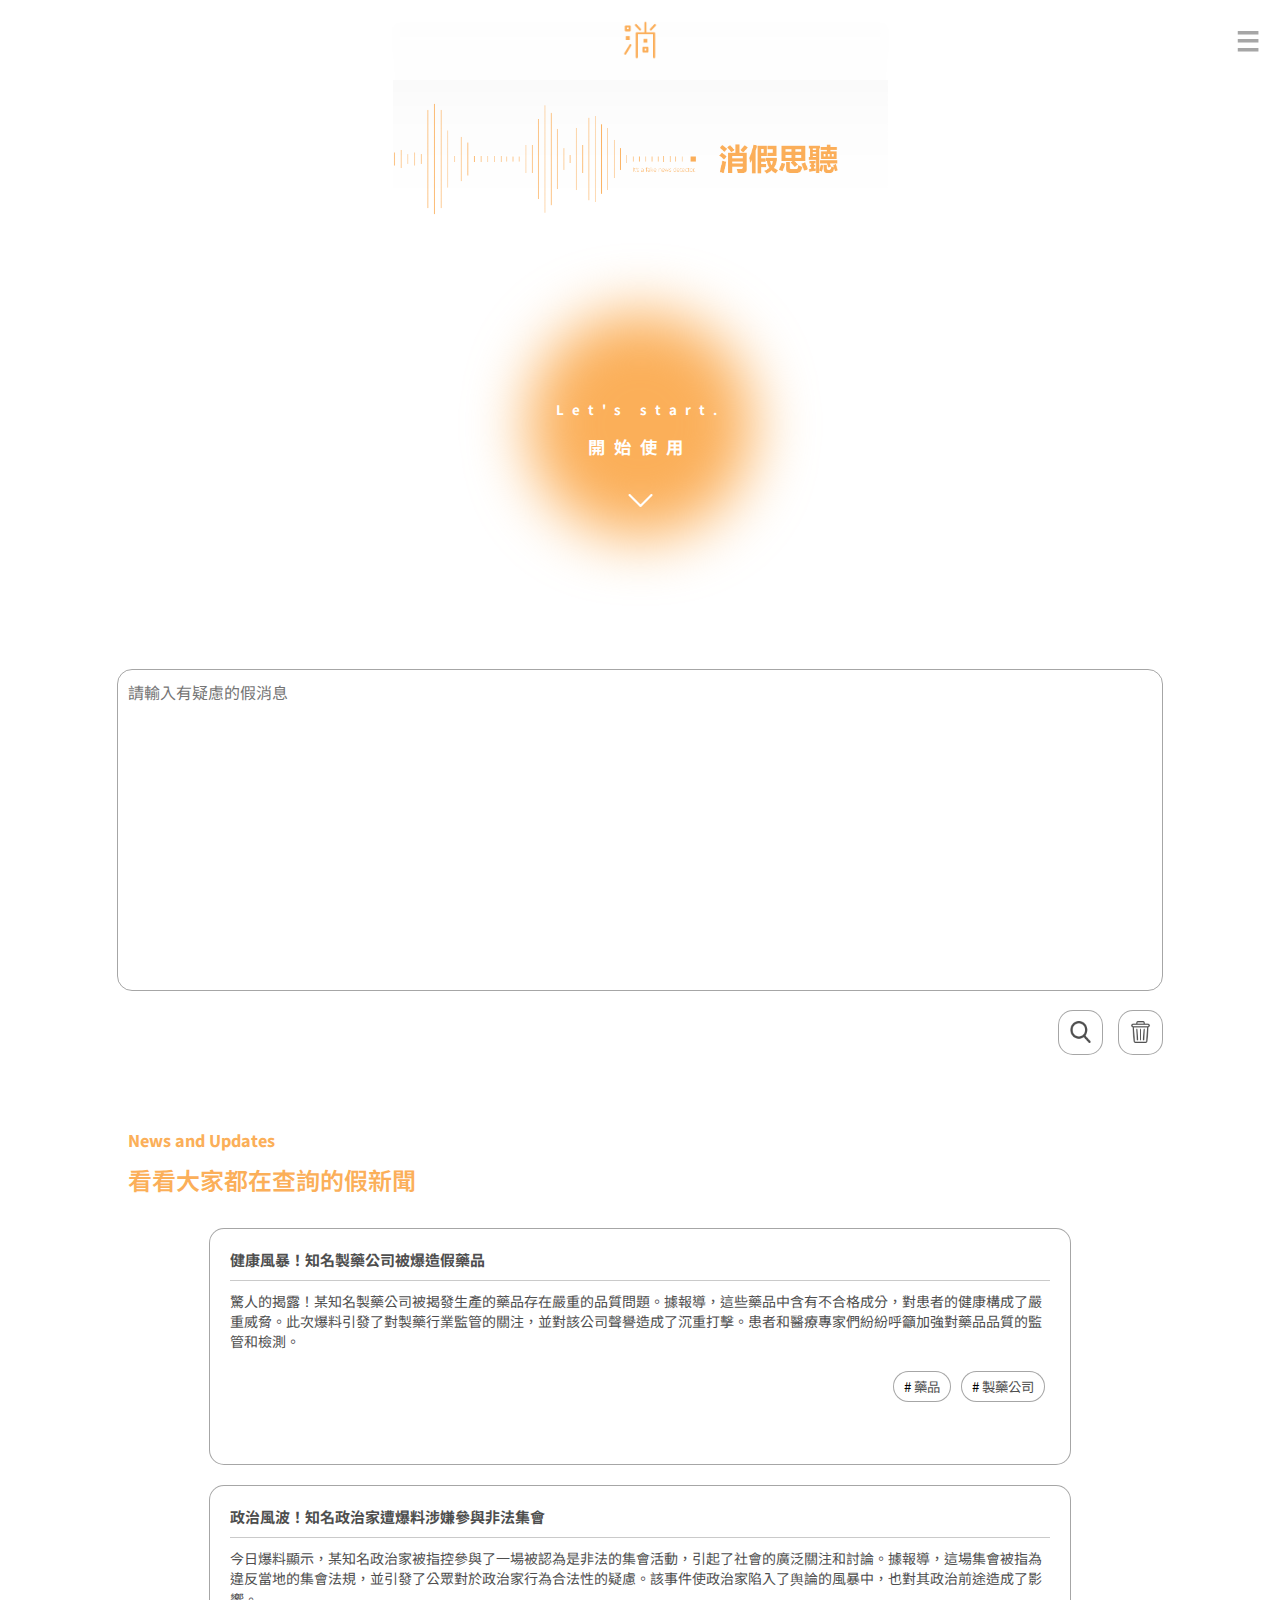
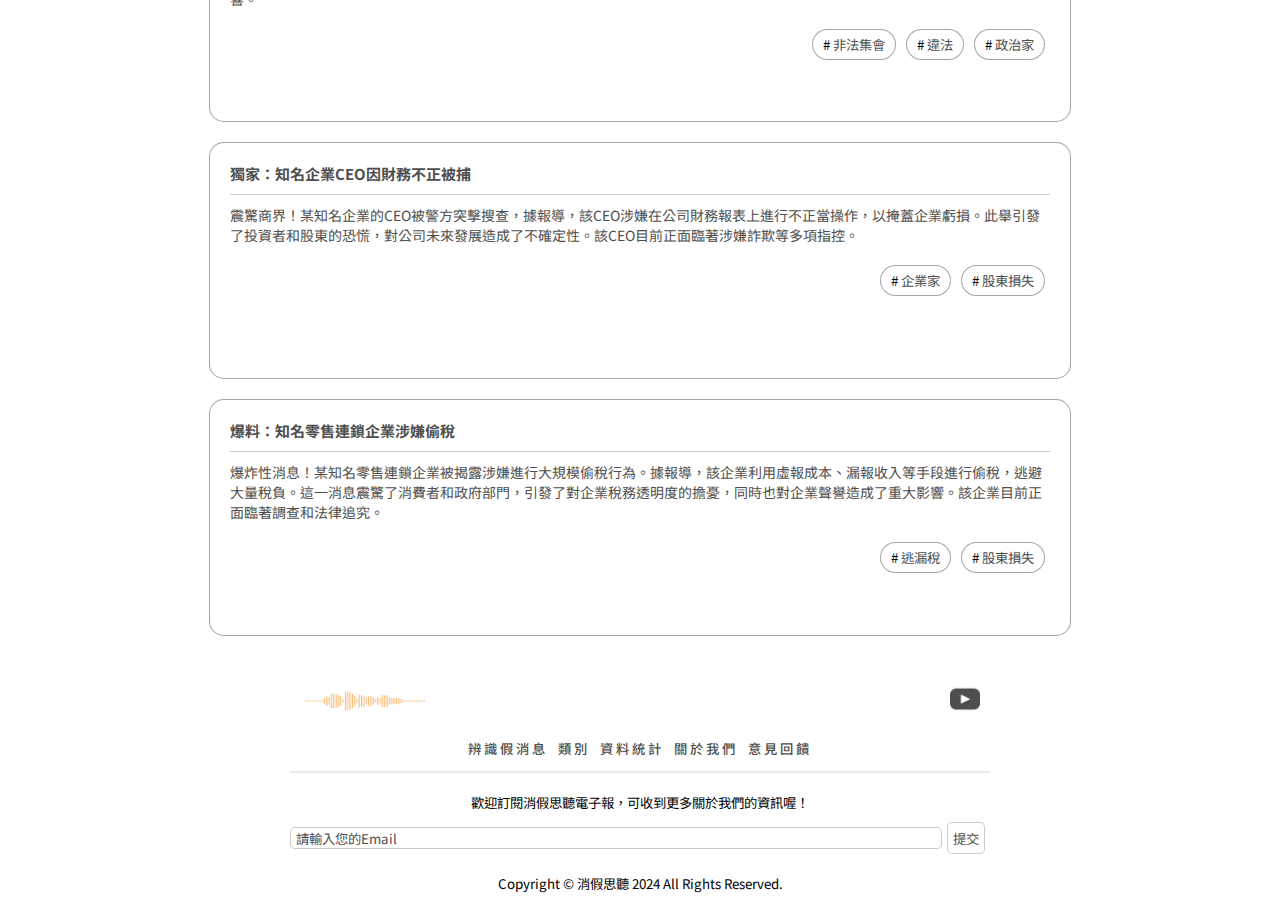
<file: frontend/index.html>
<!DOCTYPE html>
<html lang="en">
<head>
    <meta charset="UTF-8">
    <meta name="viewport" content="width=device-width, initial-scale=1.0">
    <title>Document</title>
    <link rel="stylesheet" href="project.css">
    <link rel="preconnect" href="https://fonts.googleapis.com">
    <link rel="preconnect" href="https://fonts.gstatic.com" crossorigin>
    <link href="https://fonts.googleapis.com/css2?family=Noto+Sans+TC:wght@100..900&display=swap" rel="stylesheet">
</head>
<body>

    <input type="checkbox" id="menu-control">
    <header>
        <h1><a href="">消假思聽</a></h1>
        <label for="menu-control" class="menu-btn">&#9776;</label>
        <ul>
            <li class="active"><a href="homepage.html">辨識假消息</a></li>
            <li><a href="type.html">類別</a></li>
            <li><a href="dataanal.html">資料統計</a></li>
            <li><a href="aboutus.html">關於我們</a></li>
            <li><a href="comment.html">意見回饋</a></li>
        </ul>
        
    </header>


    
    <main>
        <div id="loading" style="display: none;">
            <div class="spinner"></div>
        </div>

        <div class="banner">        
        </div>

        <div class="start">
            <div class="st-text">
                <h3>Let's start.</h3>
                <h2>開始使用</h2>
            </div>
            <div class="st-circle"></div>
            <a href="javascript:void(0);" onclick="smoothScroll('#detect');"></a>
        </div>

        <section class="detect" id="detect">
            <form id="detect-form">
                <textarea placeholder="請輸入有疑慮的假消息" id="inputtext"></textarea>
                <div class="button">
                    <button type="button" id="submit-btn"><img src="image/search.png" alt="" width="20px" height="20px"></button>
                    <button type="reset"><img src="image/bin.png" alt="" width="20px" height="20px"></button>
                </div>
            </form>
            
        </section>

        <section class="result" id="result" style="display: none;">
            <h3>分析結果</h3>
            <p id="result-text"></p>
        </section>

        <section class="trend">
            <div class="trend-intro">
                <h3>News and Updates</h3>
                <h2>看看大家都在查詢的假新聞</h2>
            </div>
            <div class="trend-fakenews">
                <div class="news">
                    <a href="" class="article">
                        <h4>健康風暴！知名製藥公司被爆造假藥品</h4>
                        <p>驚人的揭露！某知名製藥公司被揭發生產的藥品存在嚴重的品質問題。據報導，這些藥品中含有不合格成分，對患者的健康構成了嚴重威脅。此次爆料引發了對製藥行業監管的關注，並對該公司聲譽造成了沉重打擊。患者和醫療專家們紛紛呼籲加強對藥品品質的監管和檢測。</p>
                    </a>
                    <div class="tag">
                        <ul>
                            <li># <a href="">藥品</a></li>
                            <li># <a href="">製藥公司</a></li>
                        </ul>
                    </div>
                </div>
                <div class="news">
                    <a href="" class="article">
                        <h4>政治風波！知名政治家遭爆料涉嫌參與非法集會</h4>
                        <p>今日爆料顯示，某知名政治家被指控參與了一場被認為是非法的集會活動，引起了社會的廣泛關注和討論。據報導，這場集會被指為違反當地的集會法規，並引發了公眾對於政治家行為合法性的疑慮。該事件使政治家陷入了舆論的風暴中，也對其政治前途造成了影響。</p>
                    </a>
                    <div class="tag">
                        <ul>
                            <li># <a href="">非法集會</a></li>
                            <li># <a href="">違法</a></li>
                            <li># <a href="">政治家</a></li>
                        </ul>
                    </div>
                </div>
                <div class="news">
                    <a href="" class="article">
                        <h4>獨家：知名企業CEO因財務不正被捕</h4>
                        <p>震驚商界！某知名企業的CEO被警方突擊搜查，據報導，該CEO涉嫌在公司財務報表上進行不正當操作，以掩蓋企業虧損。此舉引發了投資者和股東的恐慌，對公司未來發展造成了不確定性。該CEO目前正面臨著涉嫌詐欺等多項指控。</p>
                    </a>
                    <div class="tag">
                        <ul>
                            <li># <a href="">企業家</a></li>
                            <li># <a href="">股東損失</a></li>
                        </ul>
                    </div>
                </div>
                <div class="news">
                    <a href="" class="article">
                        <h4>爆料：知名零售連鎖企業涉嫌偷稅</h4>
                        <p>爆炸性消息！某知名零售連鎖企業被揭露涉嫌進行大規模偷稅行為。據報導，該企業利用虛報成本、漏報收入等手段進行偷稅，逃避大量稅負。這一消息震驚了消費者和政府部門，引發了對企業稅務透明度的擔憂，同時也對企業聲譽造成了重大影響。該企業目前正面臨著調查和法律追究。</p>
                    </a>
                    <div class="tag">
                        <ul>
                            <li># <a href="">逃漏稅</a></li>
                            <li># <a href="">股東損失</a></li>
                        </ul>
                    </div>
                </div>
            
            </div>
        </section>

    </main>

    <footer>
        <ul>
            <li><a href="">辨識假消息</a></li>
            <li><a href="">類別</a></li>
            <li><a href="">資料統計</a></li>
            <li><a href="">關於我們</a></li>
            <li><a href="">意見回饋</a></li>
        </ul>
        <div class="ftcon">
            <div class="ft-info">
                <img src="image/logo_工作區域 1.png" width="150px" height="60px" alt="">
                <a href=""><img src="image/youtube.png" alt="" width="30px"></a>
            </div>
            <hr>
            <form action="">
                <p>歡迎訂閱消假思聽電子報，可收到更多關於我們的資訊喔！</p>
                <div class="email">
                    <input type="email" placeholder="請輸入您的Email" required>
                    <button type="email-submit">提交</button>
                </div>
            </form>

            <p>Copyright © 消假思聽 2024 All Rights Reserved.</p>
        </div>
        


    </footer>

    <script src="projectjs.js"></script>
   




    
</body>
</html>
</file>
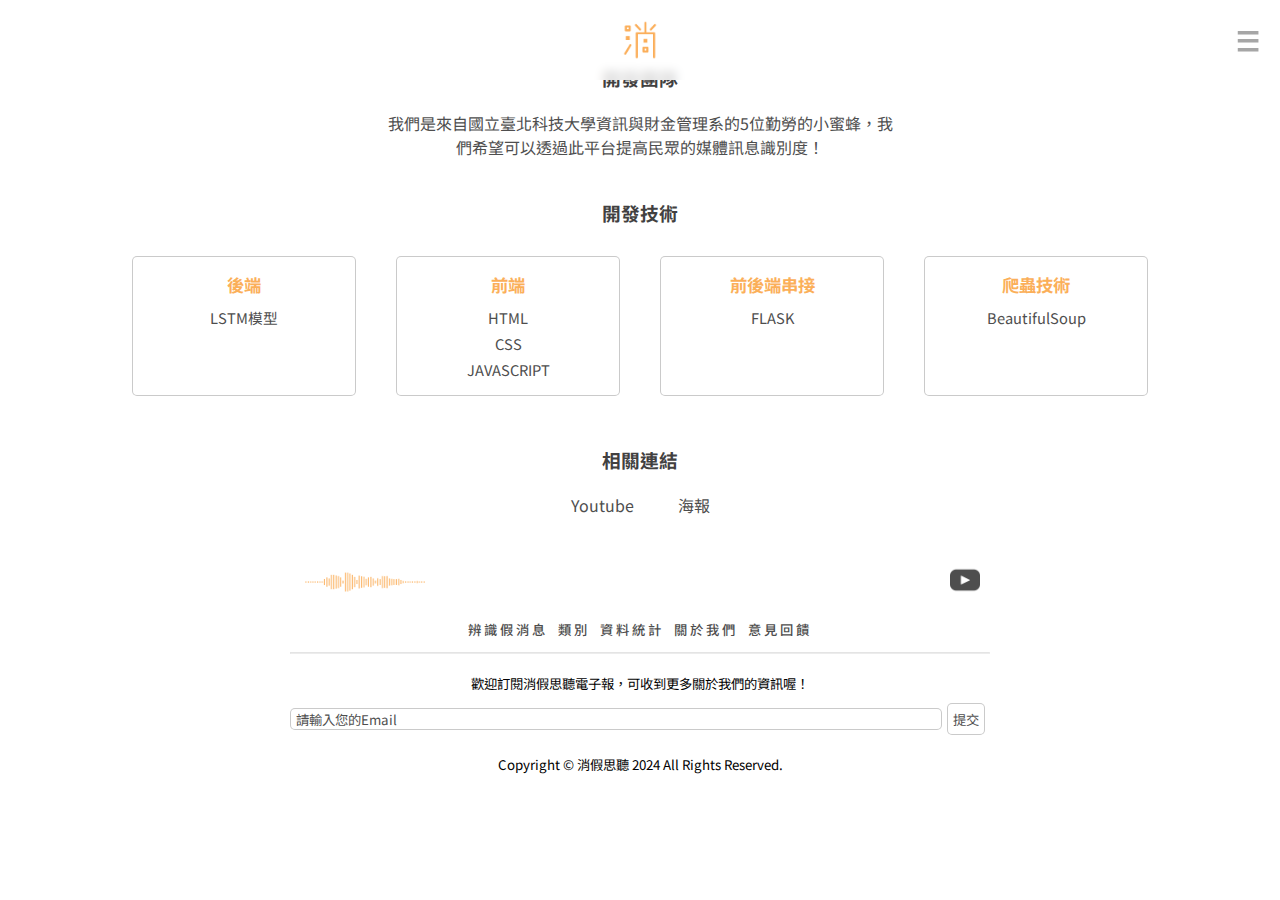
<file: frontend/aboutus.html>
<!DOCTYPE html>
<html lang="en">
<head>
    <meta charset="UTF-8">
    <meta name="viewport" content="width=device-width, initial-scale=1.0">
    <title>Document</title>
    <link rel="stylesheet" href="project.css">
    <link rel="stylesheet" href="project-a.css">
    <link rel="preconnect" href="https://fonts.googleapis.com">
    <link rel="preconnect" href="https://fonts.gstatic.com" crossorigin>
    <link href="https://fonts.googleapis.com/css2?family=Noto+Sans+TC:wght@100..900&display=swap" rel="stylesheet">
</head>
<body>

    <input type="checkbox" id="menu-control">
    <header>
        <h1><a href="">消假思聽</a></h1>
        <label for="menu-control" class="menu-btn">&#9776;</label>
        <ul>
            <li><a href="homepage.html">辨識假消息</a></li>
            <li><a href="type.html">類別</a></li>
            <li><a href="dataanal.html">資料統計</a></li>
            <li class="active"><a href="aboutus.html">關於我們</a></li>
            <li><a href="comment.html">意見回饋</a></li>
        </ul>
        
    </header>


    
    <main class="aboutmain">
        <div class="members">
            <h3>開發團隊</h3>
            <p>我們是來自國立臺北科技大學資訊與財金管理系的5位勤勞的小蜜蜂，我們希望可以透過此平台提高民眾的媒體訊息識別度！</p>
        </div>
        <div class="techniques">
            <h3>開發技術</h3>
            <div class="tech-items">
                <div class="tech-cate">
                    <h6>後端</h6>
                    <ul>
                        <li>LSTM模型</li>
                    </ul>
                </div>
                <div class="tech-cate">
                    <h6>前端</h6>
                    <ul>
                        <li>HTML</li>
                        <li>CSS</li>
                        <li>JAVASCRIPT</li>
                    </ul>
                </div>
                <div class="tech-cate">
                    <h6>前後端串接</h6>
                    <ul>
                        <li>FLASK</li>
                    </ul>
                </div>
                <div class="tech-cate">
                    <h6>爬蟲技術</h6>
                    <ul>
                        <li>BeautifulSoup</li>
                    </ul>
                </div>
            </div>
        </div>
        <div class="info">
            <h3>相關連結</h3>
            <div class="link">
                <a href="">Youtube</a>
                <a href="">海報</a>
            </div>
        </div>
    </main>

    <footer>
        <ul>
            <li><a href="">辨識假消息</a></li>
            <li><a href="">類別</a></li>
            <li><a href="">資料統計</a></li>
            <li><a href="">關於我們</a></li>
            <li><a href="">意見回饋</a></li>
        </ul>
        <div class="ftcon">
            <div class="ft-info">
                <img src="image/logo_工作區域 1.png" width="150px" height="60px" alt="">
                <a href=""><img src="image/youtube.png" alt="" width="30px"></a>
            </div>
            <hr>
            <form action="">
                <p>歡迎訂閱消假思聽電子報，可收到更多關於我們的資訊喔！</p>
                <div class="email">
                    <input type="email" placeholder="請輸入您的Email" required>
                    <button type="email-submit">提交</button>
                </div>
            </form>

            <p>Copyright © 消假思聽 2024 All Rights Reserved.</p>
        </div>
        


    </footer>

    <script src="projectjs.js"></script>
   




    
</body>
</html>
</file>
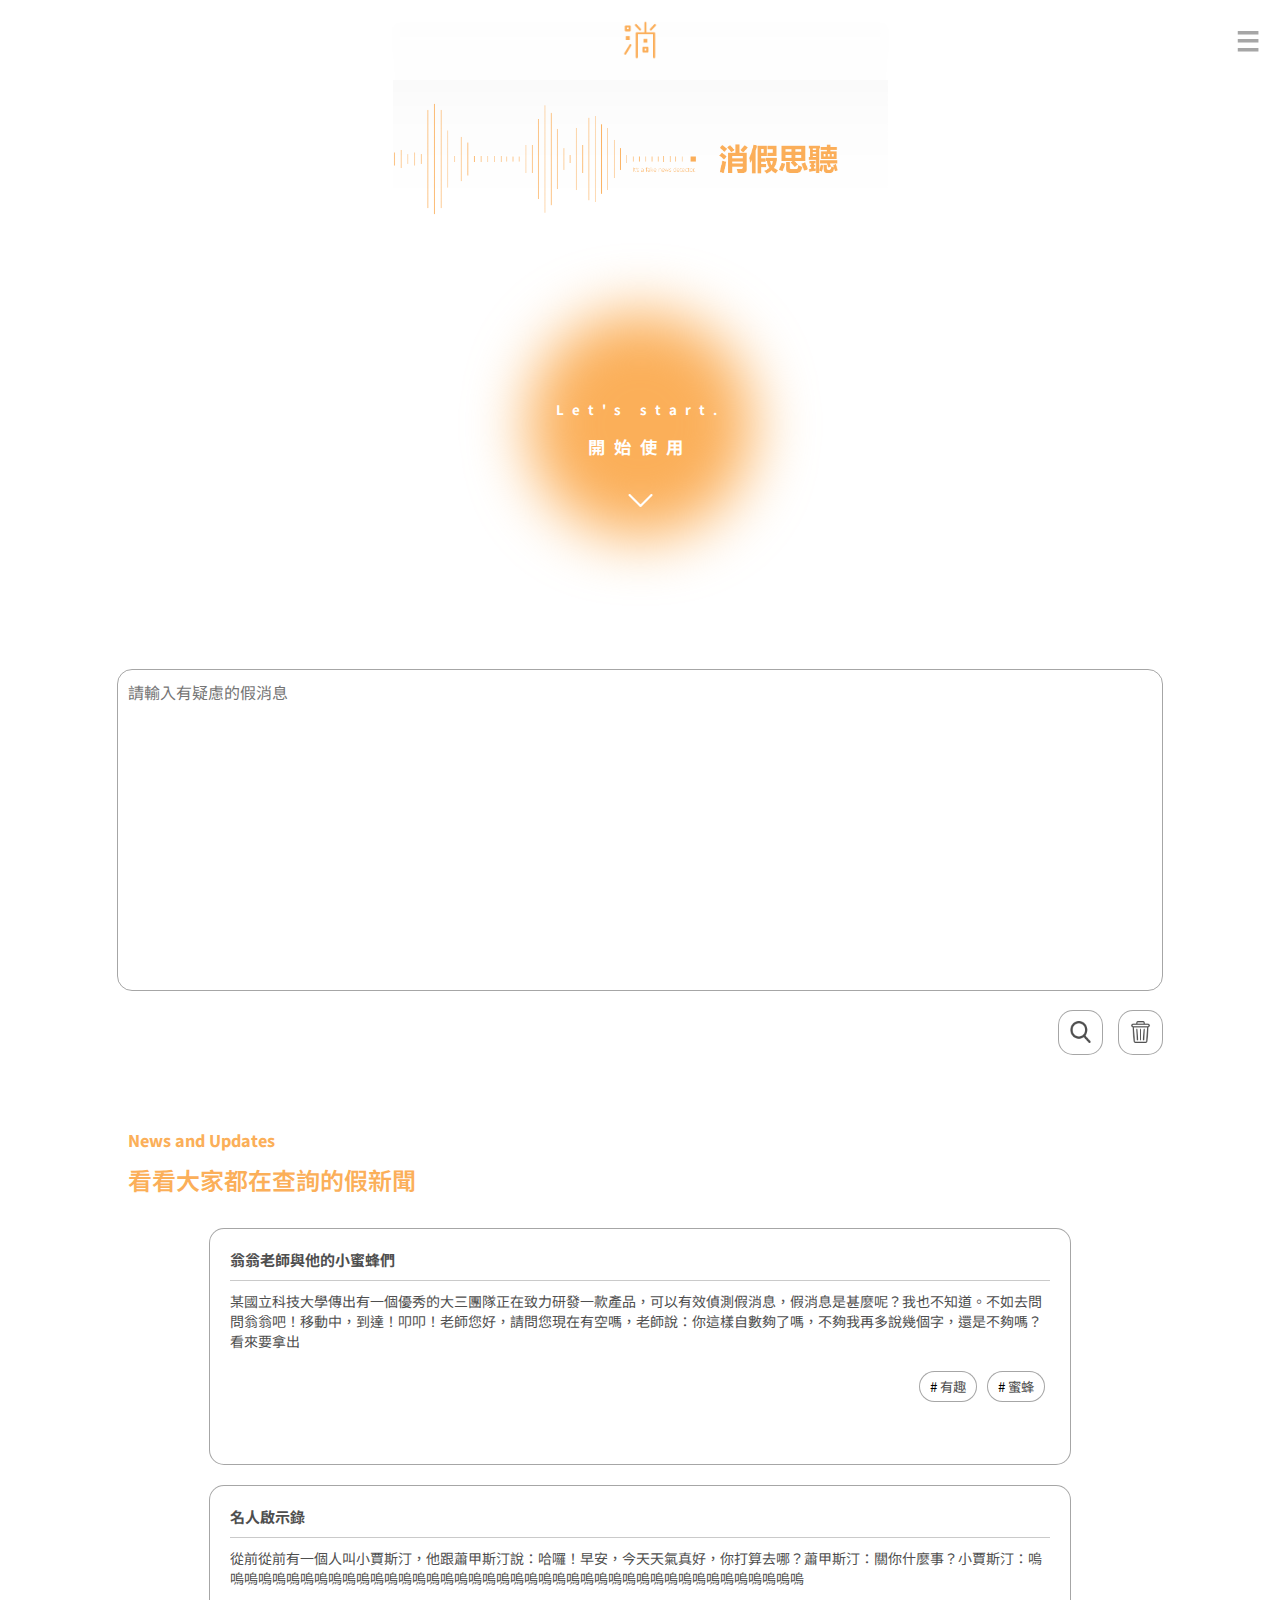
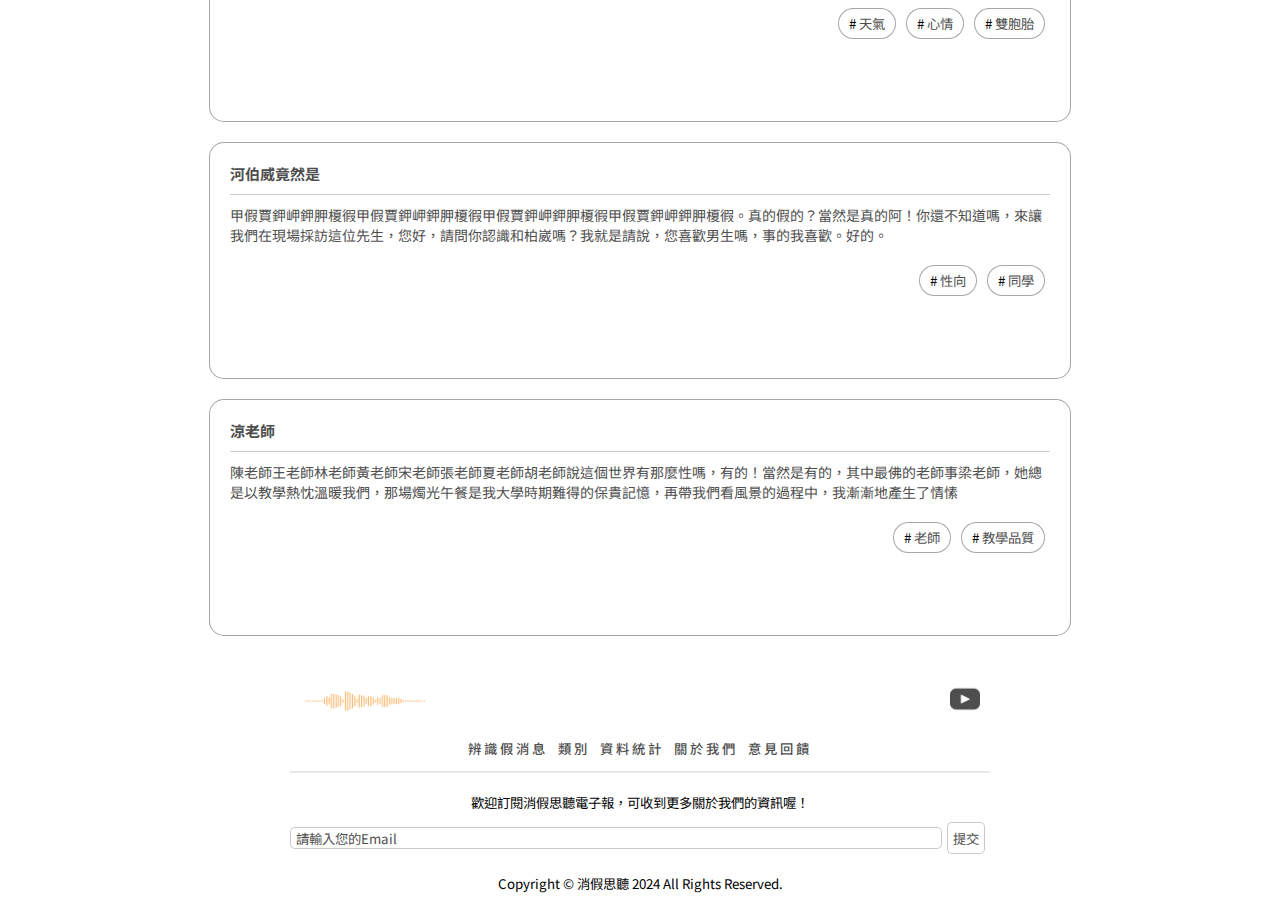
<file: frontend/comment.html>
<!DOCTYPE html>
<html lang="en">
<head>
    <meta charset="UTF-8">
    <meta name="viewport" content="width=device-width, initial-scale=1.0">
    <title>Document</title>
    <link rel="stylesheet" href="project.css">
    <link rel="preconnect" href="https://fonts.googleapis.com">
    <link rel="preconnect" href="https://fonts.gstatic.com" crossorigin>
    <link href="https://fonts.googleapis.com/css2?family=Noto+Sans+TC:wght@100..900&display=swap" rel="stylesheet">
</head>
<body>

    <input type="checkbox" id="menu-control">
    <header>
        <h1><a href="">消假思聽</a></h1>
        <label for="menu-control" class="menu-btn">&#9776;</label>
        <ul>
            <li><a href="homepage.html">辨識假消息</a></li>
            <li><a href="type.html">類別</a></li>
            <li><a href="dataanal.html">資料統計</a></li>
            <li><a href="aboutus.html">關於我們</a></li>
            <li class="active"><a href="comment.html">意見回饋</a></li>
        </ul>
        
    </header>


    
    <main>
        <div class="banner">        
        </div>

        <div class="start">
            <div class="st-text">
                <h3>Let's start.</h3>
            <h2>開始使用</h2>
            </div>
            <div class="st-circle"></div>
            <a href="javascript:void(0);" onclick="smoothScroll('#detect');"></a>
        </div>

        <section class="detect" id="detect">
            <form action="">
                <textarea type="fakeinput" placeholder="請輸入有疑慮的假消息" id="inputtext"></textarea>
                <div class="button">
                    <button type="submit"><img src="image/search.png" alt="" width="20px" height="20px"></button>
                    <button type="reset"><img src="image/bin.png" alt="" width="20px" height="20px"></button>
                </div>
            </form>
        </section>

        <section class="trend">
            <div class="trend-intro">
                <h3>News and Updates</h3>
                <h2>看看大家都在查詢的假新聞</h2>
            </div>
            <div class="trend-fakenews">
                <div class="news">
                    <a href="" class="article">
                        <h4>翁翁老師與他的小蜜蜂們</h4>
                        <p>某國立科技大學傳出有一個優秀的大三團隊正在致力研發一款產品，可以有效偵測假消息，假消息是甚麼呢？我也不知道。不如去問問翁翁吧！移動中，到達！叩叩！老師您好，請問您現在有空嗎，老師說：你這樣自數夠了嗎，不夠我再多說幾個字，還是不夠嗎？看來要拿出</p>
                    </a>
                    <div class="tag">
                        <ul>
                            <li># <a href="">有趣</a></li>
                            <li># <a href="">蜜蜂</a></li>
                        </ul>
                    </div>
                </div>
                <div class="news">
                    <a href="" class="article">
                        <h4>名人啟示錄</h4>
                        <p>從前從前有一個人叫小賈斯汀，他跟蕭甲斯汀說：哈囉！早安，今天天氣真好，你打算去哪？蕭甲斯汀：關你什麼事？小賈斯汀：嗚嗚嗚嗚嗚嗚嗚嗚嗚嗚嗚嗚嗚嗚嗚嗚嗚嗚嗚嗚嗚嗚嗚嗚嗚嗚嗚嗚嗚嗚嗚嗚嗚嗚嗚嗚嗚嗚嗚嗚嗚嗚</p>
                    </a>
                    <div class="tag">
                        <ul>
                            <li># <a href="">天氣</a></li>
                            <li># <a href="">心情</a></li>
                            <li># <a href="">雙胞胎</a></li>
                        </ul>
                    </div>
                </div>
                <div class="news">
                    <a href="" class="article">
                        <h4>河伯威竟然是</h4>
                        <p>甲假賈鉀岬鉀胛榎徦甲假賈鉀岬鉀胛榎徦甲假賈鉀岬鉀胛榎徦甲假賈鉀岬鉀胛榎徦。真的假的？當然是真的阿！你還不知道嗎，來讓我們在現場採訪這位先生，您好，請問你認識和柏崴嗎？我就是請說，您喜歡男生嗎，事的我喜歡。好的。</p>
                    </a>
                    <div class="tag">
                        <ul>
                            <li># <a href="">性向</a></li>
                            <li># <a href="">同學</a></li>
                        </ul>
                    </div>
                </div>
                <div class="news">
                    <a href="" class="article">
                        <h4>涼老師</h4>
                        <p>陳老師王老師林老師黃老師宋老師張老師夏老師胡老師說這個世界有那麼性嗎，有的！當然是有的，其中最佛的老師事梁老師，她總是以教學熱忱溫暖我們，那場燭光午餐是我大學時期難得的保貴記憶，再帶我們看風景的過程中，我漸漸地產生了情愫</p>
                    </a>
                    <div class="tag">
                        <ul>
                            <li># <a href="">老師</a></li>
                            <li># <a href="">教學品質</a></li>
                        </ul>
                    </div>
                </div>
            
            </div>
        </section>

    </main>

    <footer>
        <ul>
            <li><a href="">辨識假消息</a></li>
            <li><a href="">類別</a></li>
            <li><a href="">資料統計</a></li>
            <li><a href="">關於我們</a></li>
            <li><a href="">意見回饋</a></li>
        </ul>
        <div class="ftcon">
            <div class="ft-info">
                <img src="image/logo_工作區域 1.png" width="150px" height="60px" alt="">
                <a href=""><img src="image/youtube.png" alt="" width="30px"></a>
            </div>
            <hr>
            <form action="">
                <p>歡迎訂閱消假思聽電子報，可收到更多關於我們的資訊喔！</p>
                <div class="email">
                    <input type="email" placeholder="請輸入您的Email" required>
                    <button type="email-submit">提交</button>
                </div>
            </form>

            <p>Copyright © 消假思聽 2024 All Rights Reserved.</p>
        </div>
        


    </footer>

    <script src="projectjs.js"></script>
   




    
</body>
</html>
</file>
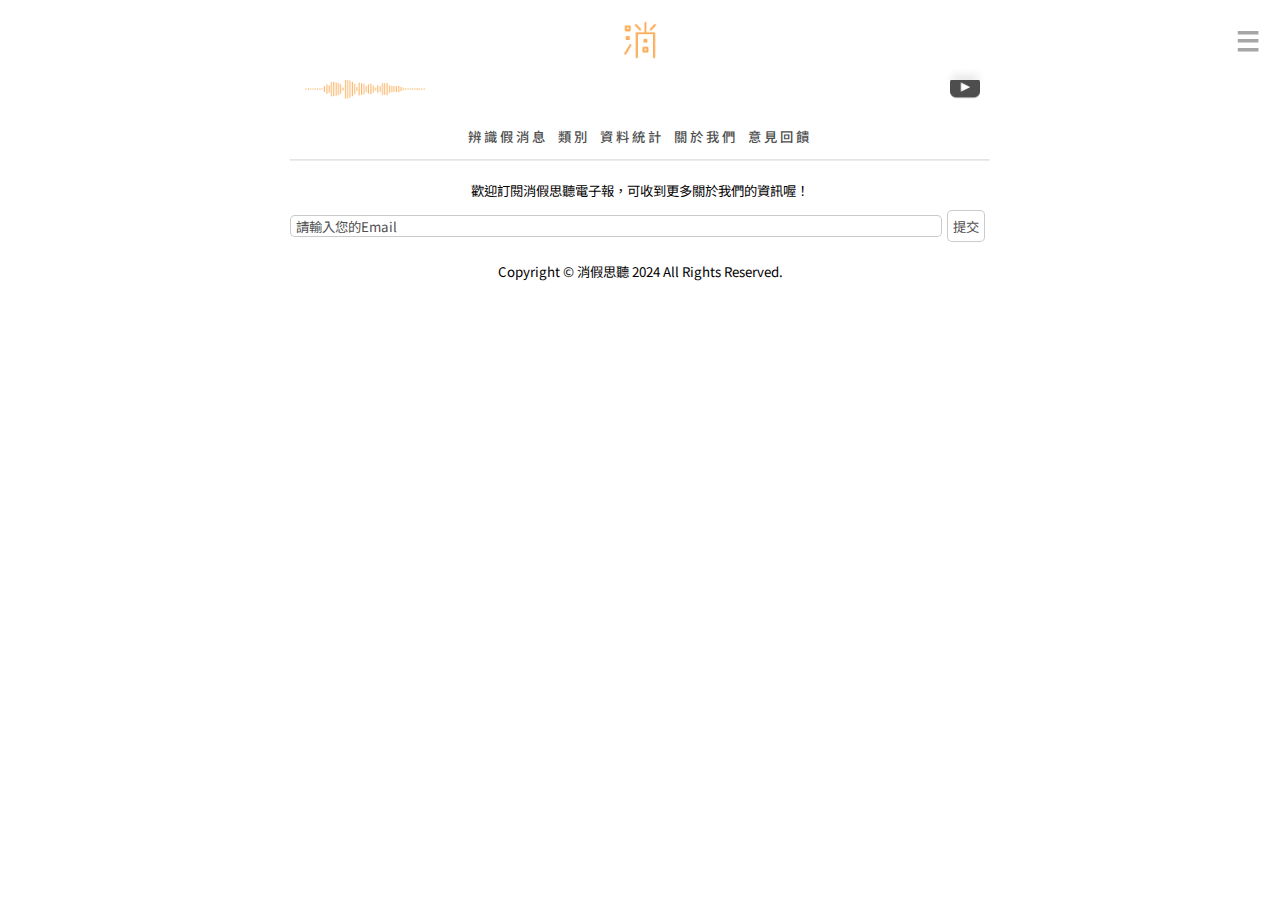
<file: frontend/dataanal.html>
<!DOCTYPE html>
<html lang="en">
<head>
    <meta charset="UTF-8">
    <meta name="viewport" content="width=device-width, initial-scale=1.0">
    <title>Document</title>
    <link rel="stylesheet" href="project.css">
    <link rel="preconnect" href="https://fonts.googleapis.com">
    <link rel="preconnect" href="https://fonts.gstatic.com" crossorigin>
    <link href="https://fonts.googleapis.com/css2?family=Noto+Sans+TC:wght@100..900&display=swap" rel="stylesheet">
</head>
<body>

    <input type="checkbox" id="menu-control">
    <header>
        <h1><a href="">消假思聽</a></h1>
        <label for="menu-control" class="menu-btn">&#9776;</label>
        <ul>
            <li><a href="homepage.html">辨識假消息</a></li>
            <li><a href="type.html">類別</a></li>
            <li class="active"><a href="dataanal.html">資料統計</a></li>
            <li><a href="aboutus.html">關於我們</a></li>
            <li><a href="comment.html">意見回饋</a></li>
        </ul>
        
    </header>


    
    <main>
        <div class="dataana">
            
        </div>
    </main>

    <footer>
        <ul>
            <li><a href="">辨識假消息</a></li>
            <li><a href="">類別</a></li>
            <li><a href="">資料統計</a></li>
            <li><a href="">關於我們</a></li>
            <li><a href="">意見回饋</a></li>
        </ul>
        <div class="ftcon">
            <div class="ft-info">
                <img src="image/logo_工作區域 1.png" width="150px" height="60px" alt="">
                <a href=""><img src="image/youtube.png" alt="" width="30px"></a>
            </div>
            <hr>
            <form action="">
                <p>歡迎訂閱消假思聽電子報，可收到更多關於我們的資訊喔！</p>
                <div class="email">
                    <input type="email" placeholder="請輸入您的Email" required>
                    <button type="email-submit">提交</button>
                </div>
            </form>

            <p>Copyright © 消假思聽 2024 All Rights Reserved.</p>
        </div>
        


    </footer>

    <script src="projectjs.js"></script>
   




    
</body>
</html>
</file>
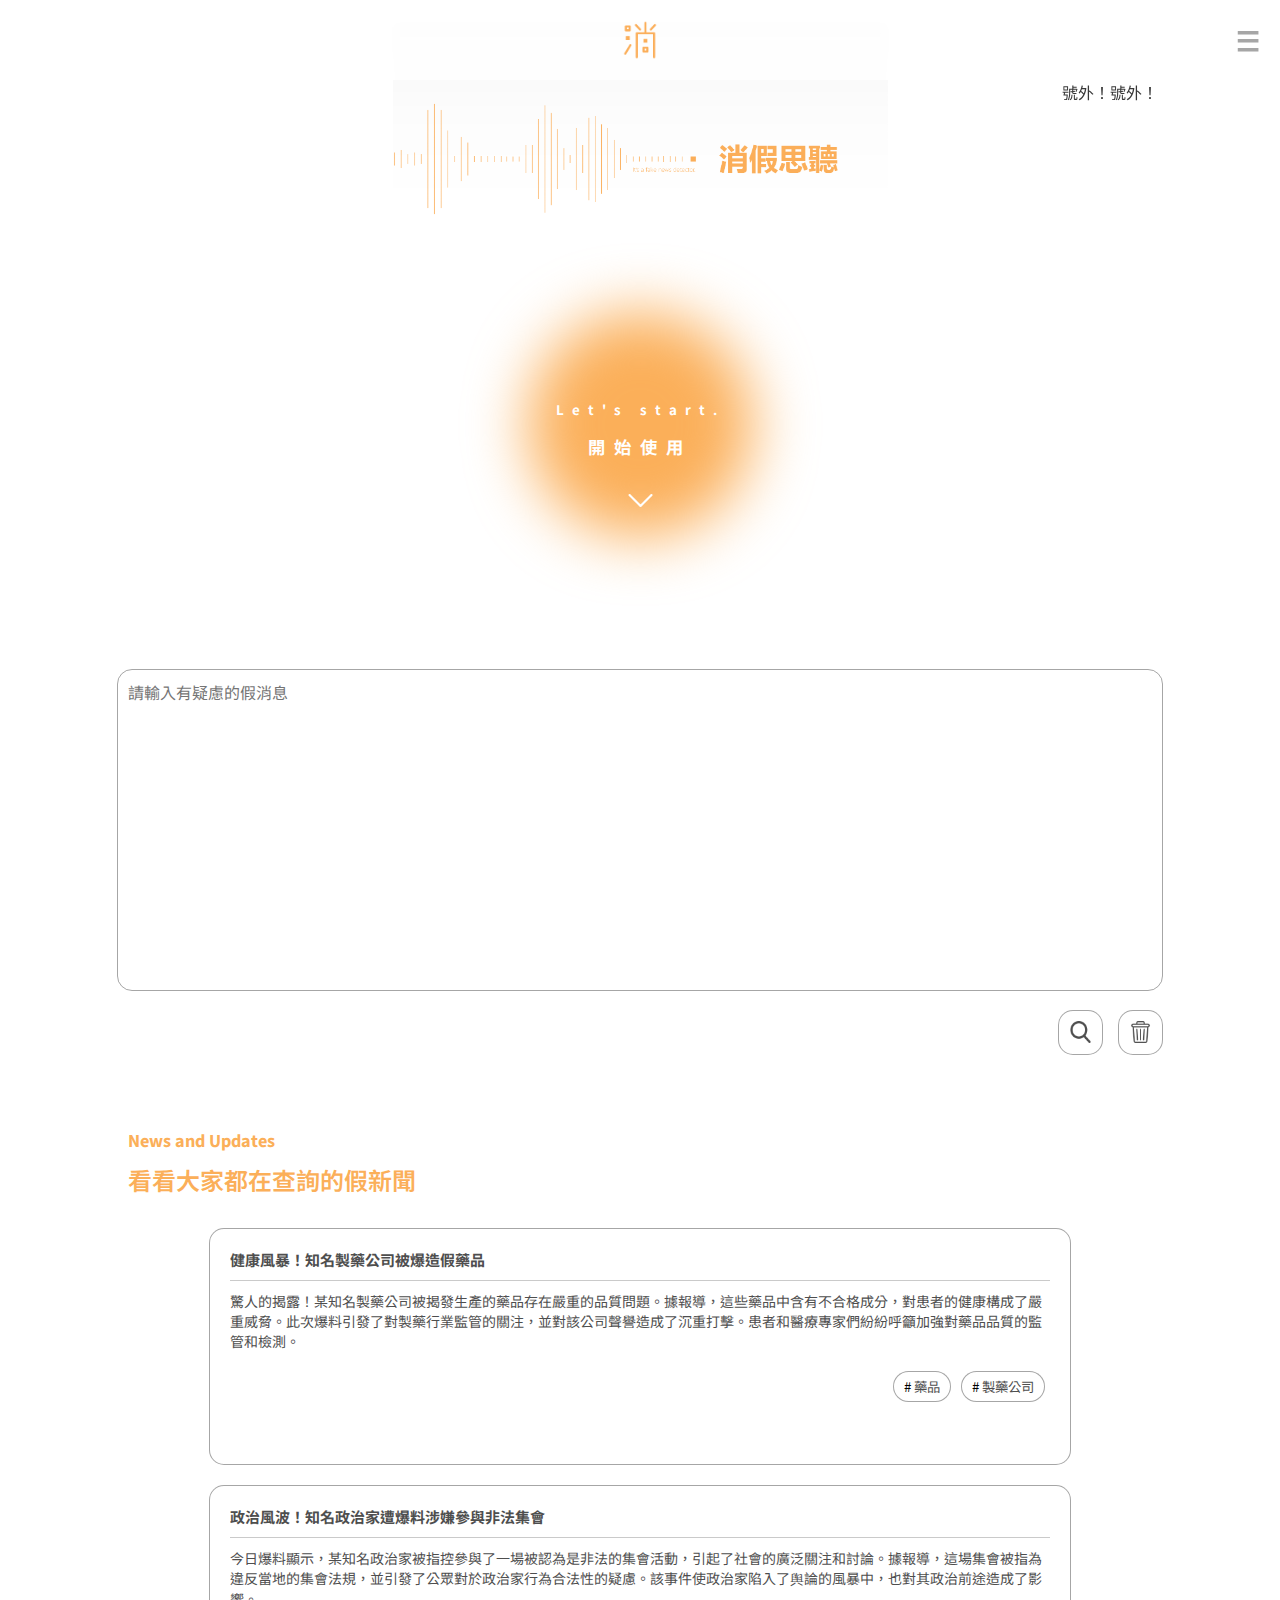
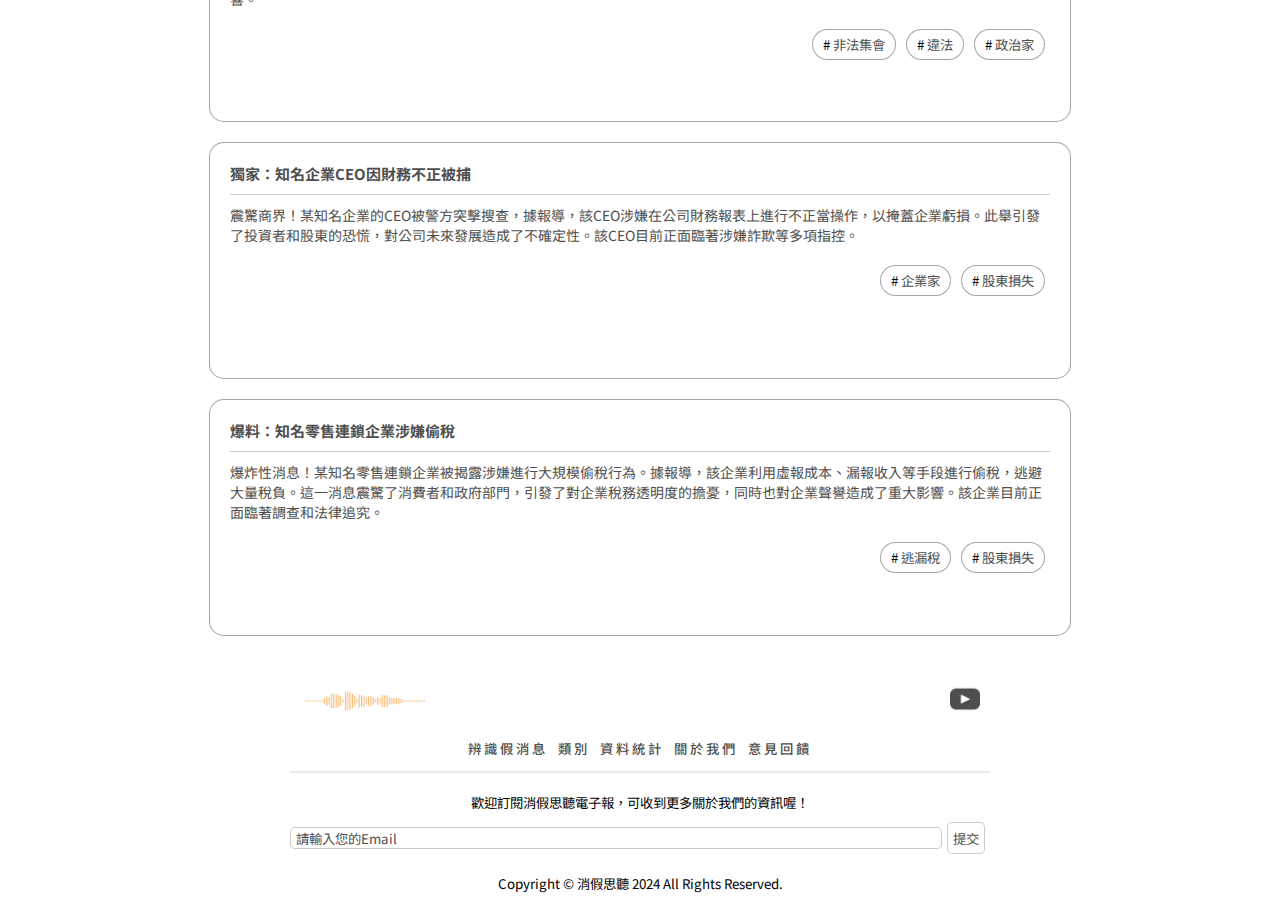
<file: frontend/homepage.html>
<!DOCTYPE html>
<html lang="en">
<head>
    <meta charset="UTF-8">
    <meta name="viewport" content="width=device-width, initial-scale=1.0">
    <title>shout-justice-Homepage</title>
    <link rel="stylesheet" href="project.css">
    <link rel="preconnect" href="https://fonts.googleapis.com">
    <link rel="preconnect" href="https://fonts.gstatic.com" crossorigin>
    <link href="https://fonts.googleapis.com/css2?family=Noto+Sans+TC:wght@100..900&display=swap" rel="stylesheet">
</head>
<body>

    <input type="checkbox" id="menu-control">
    <header>
        <h1><a href="">消假思聽</a></h1>
        <label for="menu-control" class="menu-btn">&#9776;</label>
        <ul>
            <li class="active"><a href="homepage.html">辨識假消息</a></li>
            <li><a href="type.html">類別</a></li>
            <li><a href="dataanal.html">資料統計</a></li>
            <li><a href="aboutus.html">關於我們</a></li>
            <li><a href="comment.html">意見回饋</a></li>
        </ul>
        
    </header>

   <marquee direction="left" scrolldelay="100" height="30" height="30px" width="90%"> 號外！號外！『Shout Justice 消假思聽』平台將於12/31正式上線！敬請期待！( ᐛ )</marquee>
    
    <main>
        <div class="banner">        
        </div>

        <div class="start">
            <div class="st-text">
                <h3>Let's start.</h3>
                <h2>開始使用</h2>
            </div>
            <div class="st-circle"></div>
            <a href="javascript:void(0);" onclick="smoothScroll('#detect');"></a>
        </div>

        <section class="detect" id="detect">
            <form action="">
                <textarea type="fakeinput" placeholder="請輸入有疑慮的假消息" id="inputtext"></textarea>
                <div class="button">
                    <button type="submit" id="submit"><img src="image/search.png" alt="" width="20px" height="20px"></button>
                    <button type="reset"><img src="image/bin.png" alt="" width="20px" height="20px"></button>
                </div>
            </form>
        </section>

        <section class="trend">
            <div class="trend-intro">
                <h3>News and Updates</h3>
                <h2>看看大家都在查詢的假新聞</h2>
            </div>
            <div class="trend-fakenews">
                <div class="news">
                    <a href="" class="article">
                        <h4>健康風暴！知名製藥公司被爆造假藥品</h4>
                        <p>驚人的揭露！某知名製藥公司被揭發生產的藥品存在嚴重的品質問題。據報導，這些藥品中含有不合格成分，對患者的健康構成了嚴重威脅。此次爆料引發了對製藥行業監管的關注，並對該公司聲譽造成了沉重打擊。患者和醫療專家們紛紛呼籲加強對藥品品質的監管和檢測。</p>
                    </a>
                    <div class="tag">
                        <ul>
                            <li># <a href="">藥品</a></li>
                            <li># <a href="">製藥公司</a></li>
                        </ul>
                    </div>
                </div>
                <div class="news">
                    <a href="" class="article">
                        <h4>政治風波！知名政治家遭爆料涉嫌參與非法集會</h4>
                        <p>今日爆料顯示，某知名政治家被指控參與了一場被認為是非法的集會活動，引起了社會的廣泛關注和討論。據報導，這場集會被指為違反當地的集會法規，並引發了公眾對於政治家行為合法性的疑慮。該事件使政治家陷入了舆論的風暴中，也對其政治前途造成了影響。</p>
                    </a>
                    <div class="tag">
                        <ul>
                            <li># <a href="">非法集會</a></li>
                            <li># <a href="">違法</a></li>
                            <li># <a href="">政治家</a></li>
                        </ul>
                    </div>
                </div>
                <div class="news">
                    <a href="" class="article">
                        <h4>獨家：知名企業CEO因財務不正被捕</h4>
                        <p>震驚商界！某知名企業的CEO被警方突擊搜查，據報導，該CEO涉嫌在公司財務報表上進行不正當操作，以掩蓋企業虧損。此舉引發了投資者和股東的恐慌，對公司未來發展造成了不確定性。該CEO目前正面臨著涉嫌詐欺等多項指控。</p>
                    </a>
                    <div class="tag">
                        <ul>
                            <li># <a href="">企業家</a></li>
                            <li># <a href="">股東損失</a></li>
                        </ul>
                    </div>
                </div>
                <div class="news">
                    <a href="" class="article">
                        <h4>爆料：知名零售連鎖企業涉嫌偷稅</h4>
                        <p>爆炸性消息！某知名零售連鎖企業被揭露涉嫌進行大規模偷稅行為。據報導，該企業利用虛報成本、漏報收入等手段進行偷稅，逃避大量稅負。這一消息震驚了消費者和政府部門，引發了對企業稅務透明度的擔憂，同時也對企業聲譽造成了重大影響。該企業目前正面臨著調查和法律追究。</p>
                    </a>
                    <div class="tag">
                        <ul>
                            <li># <a href="">逃漏稅</a></li>
                            <li># <a href="">股東損失</a></li>
                        </ul>
                    </div>
                </div>
            
            </div>
        </section>

    </main>

    <footer>
        <ul>
            <li><a href="">辨識假消息</a></li>
            <li><a href="">類別</a></li>
            <li><a href="">資料統計</a></li>
            <li><a href="">關於我們</a></li>
            <li><a href="">意見回饋</a></li>
        </ul>
        <div class="ftcon">
            <div class="ft-info">
                <img src="image/logo_工作區域 1.png" width="150px" height="60px" alt="">
                <a href=""><img src="image/youtube.png" alt="" width="30px"></a>
            </div>
            <hr>
            <form action="">
                <p>歡迎訂閱消假思聽電子報，可收到更多關於我們的資訊喔！</p>
                <div class="email">
                    <input type="email" placeholder="請輸入您的Email" required>
                    <button type="email-submit">提交</button>
                </div>
            </form>

            <p>Copyright © 消假思聽 2024 All Rights Reserved.</p>
        </div>
        


    </footer>

    <script src="projectjs.js"></script>
   




    
</body>
</html>
</file>
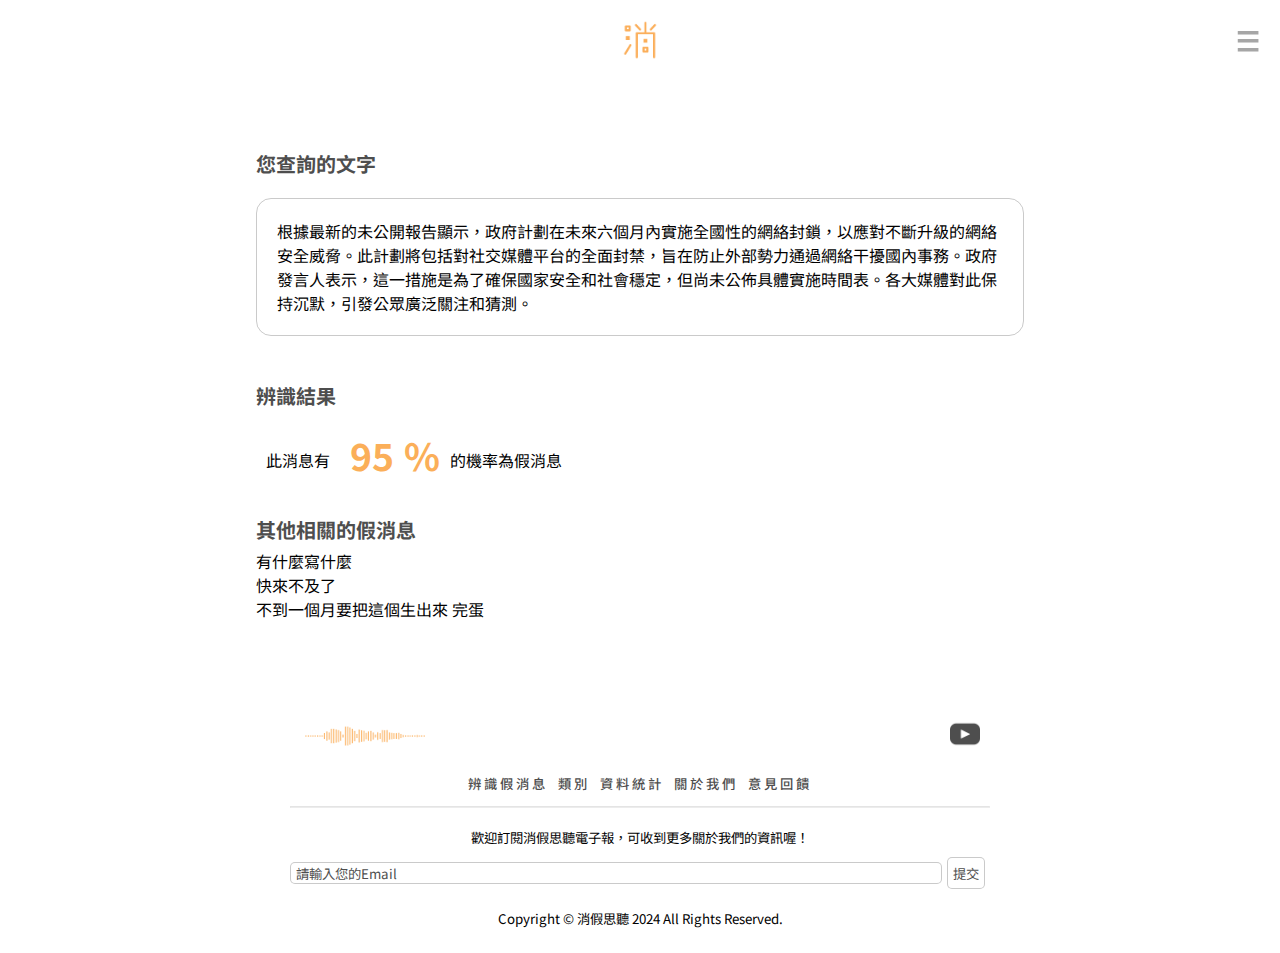
<file: frontend/outcome.html>
<!DOCTYPE html>
<html lang="en">
<head>
    <meta charset="UTF-8">
    <meta name="viewport" content="width=device-width, initial-scale=1.0">
    <title>Document</title>
    <link rel="stylesheet" href="project.css">
    <link rel="stylesheet" href="project-o.css">
    <link rel="preconnect" href="https://fonts.googleapis.com">
    <link rel="preconnect" href="https://fonts.gstatic.com" crossorigin>
    <link href="https://fonts.googleapis.com/css2?family=Noto+Sans+TC:wght@100..900&display=swap" rel="stylesheet">
</head>
<body>

    <input type="checkbox" id="menu-control">
    <header>
        <h1><a href="">消假思聽</a></h1>
        <label for="menu-control" class="menu-btn">&#9776;</label>
        <ul>
            <li><a href="homepage.html">辨識假消息</a></li>
            <li><a href="type.html">類別</a></li>
            <li><a href="dataanal.html">資料統計</a></li>
            <li><a href="aboutus.html">關於我們</a></li>
            <li><a href="comment.html">意見回饋</a></li>
        </ul>
        
    </header>


    
    <main>
        <section class="search-outcome">
            <div class="input">
                <h4>您查詢的文字</h4>
                <p>根據最新的未公開報告顯示，政府計劃在未來六個月內實施全國性的網絡封鎖，以應對不斷升級的網絡安全威脅。此計劃將包括對社交媒體平台的全面封禁，旨在防止外部勢力通過網絡干擾國內事務。政府發言人表示，這一措施是為了確保國家安全和社會穩定，但尚未公佈具體實施時間表。各大媒體對此保持沉默，引發公眾廣泛關注和猜測。</p>
            </div>
            <div class="output">
                <h4>辨識結果</h4>
                <div class="out-sentence">
                    <p>此消息有</p>
                    <h6 class="percentage-num" id="percentage-num">95</h6>
                    <h6 class="percentage">%</h6>
                    <p>的機率為假消息</p>
                </div>
            </div>
            <div class="relatives">
                <h4>其他相關的假消息</h4>
                <p>有什麼寫什麼</p>
                <p>快來不及了</p>
                <p>不到一個月要把這個生出來 完蛋</p>
               </div>
            <script src='http://cdnjs.cloudflare.com/ajax/libs/jquery/2.1.3/jquery.min.js'></script>
        </section>
        
         

    </main>

    <footer>
        <ul>
            <li><a href="">辨識假消息</a></li>
            <li><a href="">類別</a></li>
            <li><a href="">資料統計</a></li>
            <li><a href="">關於我們</a></li>
            <li><a href="">意見回饋</a></li>
        </ul>
        <div class="ftcon">
            <div class="ft-info">
                <img src="image/logo_工作區域 1.png" width="150px" height="60px" alt="">
                <a href=""><img src="image/youtube.png" alt="" width="30px"></a>
            </div>
            <hr>
            <form action="">
                <p>歡迎訂閱消假思聽電子報，可收到更多關於我們的資訊喔！</p>
                <div class="email">
                    <input type="email" placeholder="請輸入您的Email" required>
                    <button type="email-submit">提交</button>
                </div>
            </form>

            <p>Copyright © 消假思聽 2024 All Rights Reserved.</p>
        </div>
        


    </footer>

    <script src="projectjs.js"></script>
  

   




    
</body>
</html>
</file>
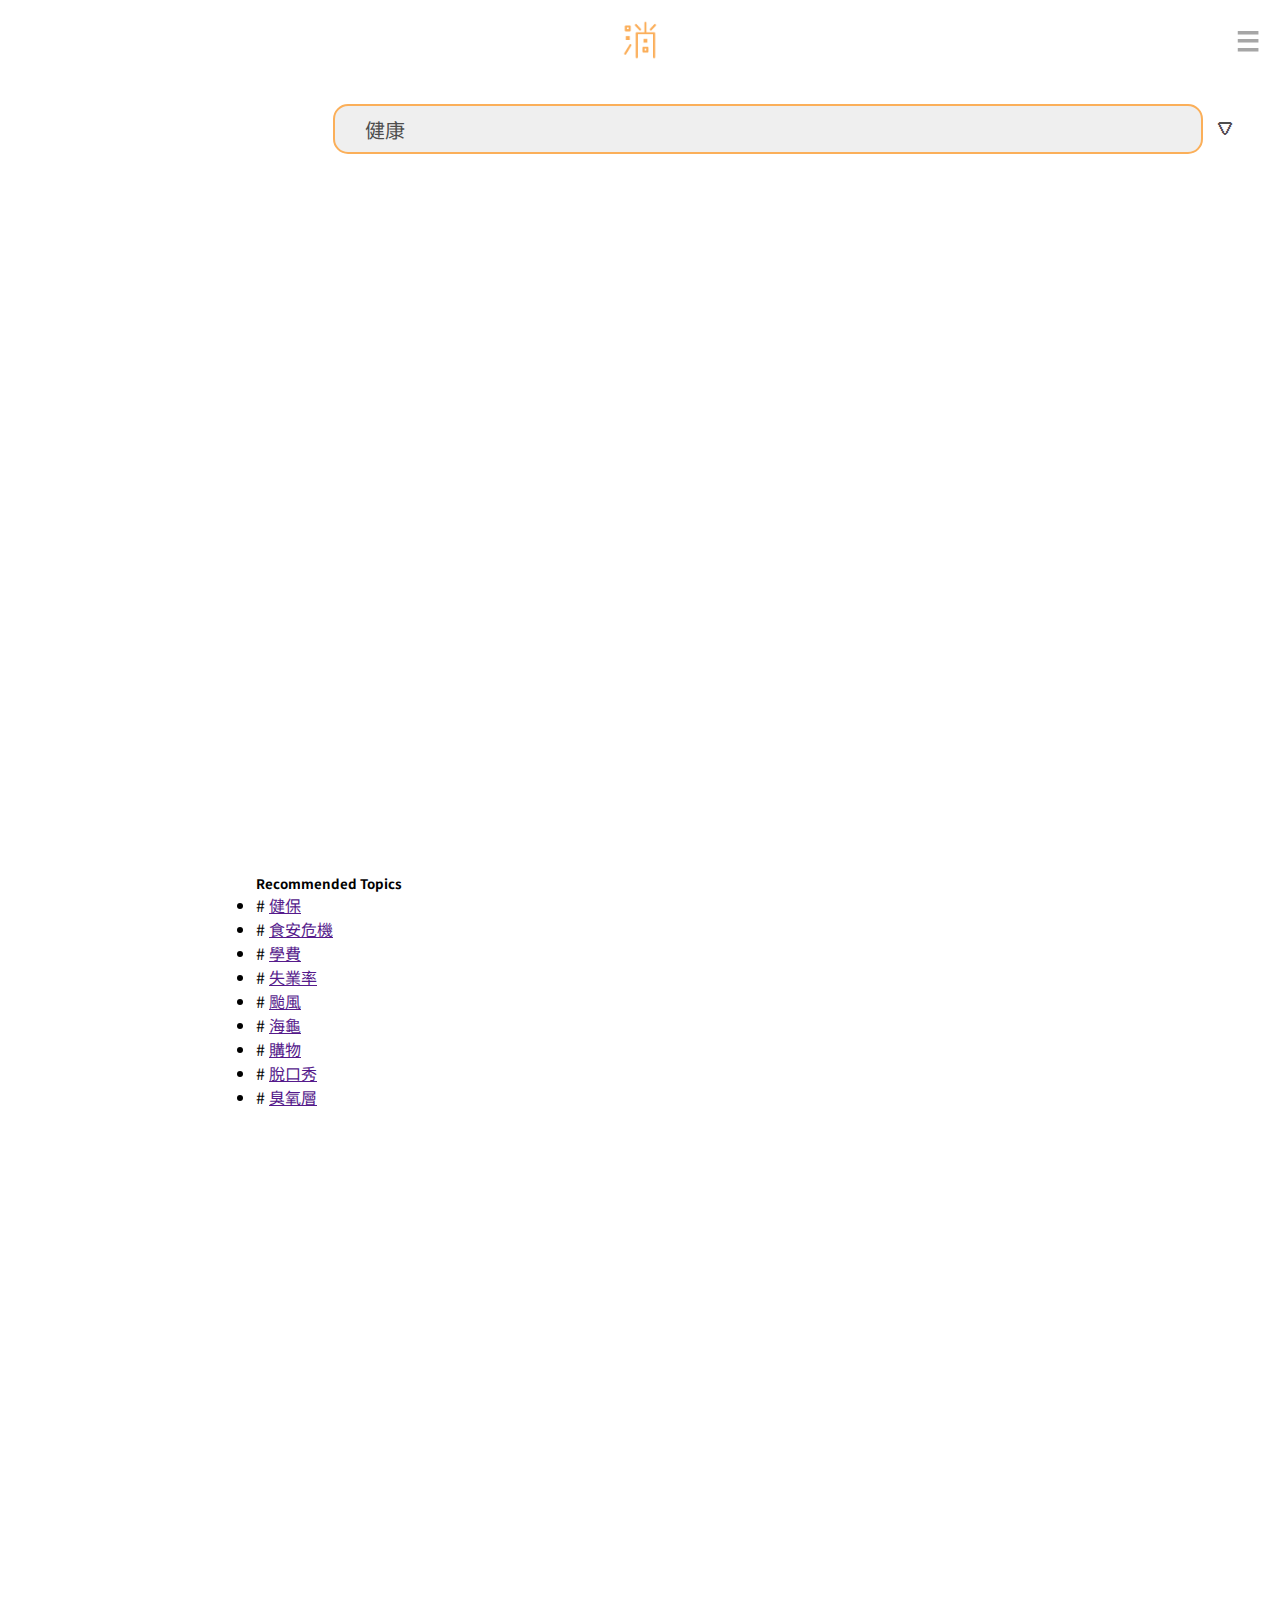
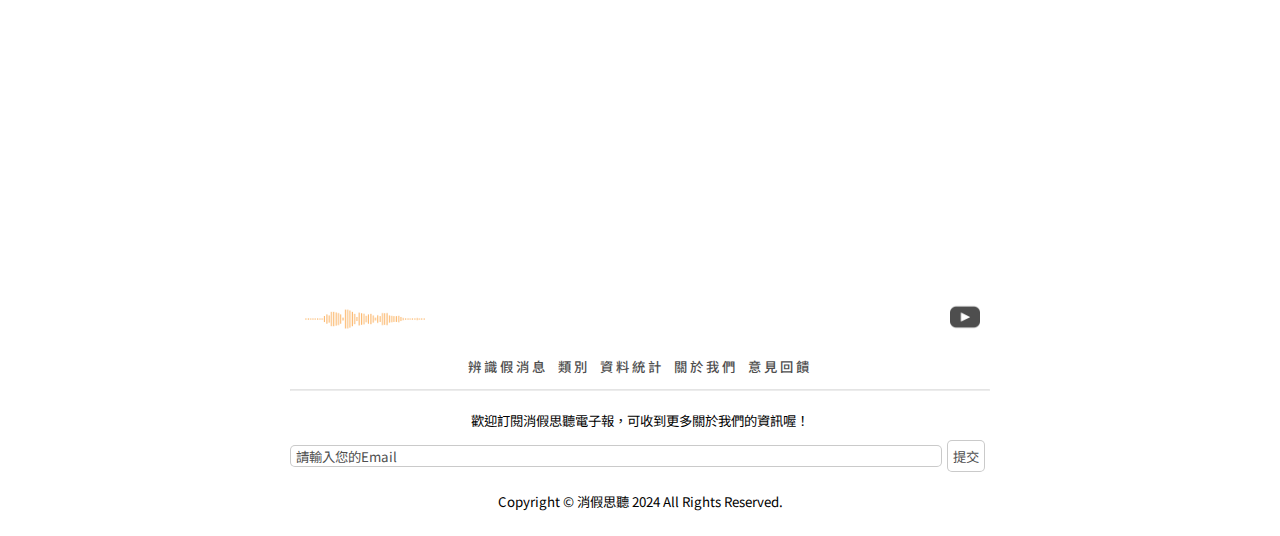
<file: frontend/temporary.html>
<!DOCTYPE html>
<html lang="en">
<head>
    <meta charset="UTF-8">
    <meta name="viewport" content="width=device-width, initial-scale=1.0">
    <title>Document</title>
    <link rel="stylesheet" href="project.css">
    <link rel="stylesheet" href="project-t.css">
    <link rel="preconnect" href="https://fonts.googleapis.com">
    <link rel="preconnect" href="https://fonts.gstatic.com" crossorigin>
    <link href="https://fonts.googleapis.com/css2?family=Noto+Sans+TC:wght@100..900&display=swap" rel="stylesheet">
    

</head>
<body>

    <input type="checkbox" id="menu-control">
    <header>
        <h1><a href="">消假思聽</a></h1>
        <label for="menu-control" class="menu-btn">&#9776;</label>
        <ul>
            <li><a href="homepage.html">辨識假消息</a></li>
            <li class="active"><a href="type.html">類別</a></li>
            <li><a href="dataanal.html">資料統計</a></li>
            <li><a href="aboutus.html">關於我們</a></li>
            <li><a href="comment.html">意見回饋</a></li>
        </ul>
        
    </header>


    
    <main class="typeweb">
        <section class="carticles">
            <section class="categories">
                <div class="type">
                    <ul>
                        <li><a href="#" onclick="showSection('health')">健康</a></li>
                        <li><a href="#" onclick="showSection('politics')">政治</a></li>
                        <li><a href="#" onclick="showSection('commerce')">商業</a></li>
                        <li><a href="#" onclick="showSection('taiwan')">台灣</a></li>
                        <li><a href="#" onclick="showSection('eco')">經濟</a></li>
                        <li><a href="#" onclick="showSection('ent')">娛樂</a></li>
                        <li><a href="#" onclick="showSection('international')">國際</a></li>
                        <li><a href="#" onclick="showSection('tech')">科技</a></li>
                        <li><a href="#" onclick="showSection('pe')">體育</a></li>
                    </ul>
                </div>

                <div class="select-container">
                    <select class="select-box" onchange="showSection(this.value)">
                        <option value="health">健康</option>
                        <option value="politics">政治</option>
                        <option value="commerce">商業</option>
                        <option value="taiwan">台灣</option>
                        <option value="eco">經濟</option>
                        <option value="ent">娛樂</option>
                        <option value="international">國際</option>
                        <option value="tech">科技</option>
                        <option value="pe">體育</option>
                    </select>
                    <div class="icon-container">
                        <p>🛆</p>
                    </div>
                </div>
                
                <div id="articles-container">
                        
                    <div class="articles" id="articles">
                            <!-- Articles will be displayed here -->
                    </div>
                        
                </div>
                
            </section>
        </section>
        <section class="divide"></section>
        <section class="side">
            <section class="topics">
                <h5>Recommended Topics</h5>
                <ul>
                    <li># <a href="">健保</a></li>
                    <li># <a href="">食安危機</a></li>
                    <li># <a href="">學費</a></li>
                    <li># <a href="">失業率</a></li>
                    <li># <a href="">颱風</a></li>
                    <li># <a href="">海龜</a></li>
                    <li># <a href="">購物</a></li>
                    <li># <a href="">脫口秀</a></li>
                    <li># <a href="">臭氧層</a></li>
                </ul>
            </section>
        </section>
    </main>

    <footer>
        <ul>
            <li><a href="">辨識假消息</a></li>
            <li><a href="">類別</a></li>
            <li><a href="">資料統計</a></li>
            <li><a href="">關於我們</a></li>
            <li><a href="">意見回饋</a></li>
        </ul>
        <div class="ftcon">
            <div class="ft-info">
                <img src="image/logo_工作區域 1.png" width="150px" height="60px" alt="">
                <a href=""><img src="image/youtube.png" alt="" width="30px"></a>
            </div>
            <hr>
            <form action="">
                <p>歡迎訂閱消假思聽電子報，可收到更多關於我們的資訊喔！</p>
                <div class="email">
                    <input type="email" placeholder="請輸入您的Email" required>
                    <button type="email-submit">提交</button>
                </div>
            </form>

            <p>Copyright © 消假思聽 2024 All Rights Reserved.</p>
        </div>
        


    </footer>
    <script src="projectjs.js"></script>
   




    
</body>
</html>
</file>
<file: frontend/project.css>
*{
    margin: 0;
    padding: 0;
}
*{
    font-family: "Noto Sans TC", sans-serif;
  }
section{
    margin: 0 10vw;
}
/* scroll start */

::-webkit-scrollbar {
    width: 10px;
  }

  ::-webkit-scrollbar-thumb {
    border-radius: 5px;
    background-color: rgba(0, 0, 0, 0.4);
 }

/* scroll end */

  
/* header start */

header{
    background-color: rgba(255, 255, 255, 0.8);
    position: fixed;
    top: 0;
    width: 100%;
    height: 60px;
    backdrop-filter: blur(5px);
    z-index: 1000;
}

header h1{
    color: #4e4e4e;
    position: absolute;
    left: 10vw;
    top: 0px;
    line-height: 60px;
    background-image: url(image/logo_工作區域\ 1\ 複本\ 2.png);
    background-size: contain;
    background-repeat: no-repeat;
    background-position: center;
    width: 210px;
    text-indent: -9999px;

    a{
        font-size: 20pt;
    }
    a:hover{
    text-decoration: none;
    font-weight: 700;
    }
}

header label{
    display: none;
}

#menu-control{
    opacity: 0;
    z-index: -2;
}

header a{
    text-decoration: none;
    color: #4e4e4e;
    font-size: 11pt;
 }

header a:hover{
    font-weight: 500;
}

header ul{
    position: absolute;
    right: 5vw;
    top: 0;
    line-height: 60px;
    display: flex;
}

header li{
    display: block;
    margin: 0 5px;
    text-align: center;
    width: 100px;
}

header .active {
    position: relative;
}

header .active::after {
    content: "";
    position: absolute;
    left: 10%;
    bottom: 1px;
    width: 80%;
    height: 4px; 
    background-color: #fbaf59;
    border-radius: 3px; 
   
}
/* header end */

/*marquee start*/
marquee{
    position: absolute;
    top: 80px;
    color: #383838;
    font-size: 12pt;
    width: 80%;
    position: absolute;
    left: 10%;
}
/*marquee end*/

/* banner start */

.banner{
    height: 85vh;
    background-image:url(image/封面_工作區域\ 1\ 複本.png);
    background-repeat: no-repeat;
    background-size: cover;
    background-position: center;
}

/* banner end */

/* start start */
.start {
    position: relative;
    height: 50vh;
    display: flex;
    align-items: center;
    flex-direction: column;
    justify-content: center;
    color: #fff;
    
    margin-bottom: 5vh;
}
.start h3{
    margin-bottom: 20px;
    font-size: 13pt;
    letter-spacing: 8px;
    }

.start h2{
    letter-spacing: 9px;
    font-size: 13pt;
    }

.st-text {
    position: absolute;
    height: 50%;
    width: 50%;
    display: flex;
    flex-direction: column;
    justify-content: center;
    align-items: center;
}

.start .st-circle{
    position: absolute;
    top: 2vh;
    height: 45vh;
    width: 45vh;
    background-color: #fbaf59;
    z-index: -1;
    filter: blur(30px); 
    border-radius: 50%;
    
}

.start a{
    height: 35px;
    width: 35px;
    background-image: url(image/down-arrow.png);
    background-repeat: no-repeat;
    background-size: cover;
    background-position: center;
    position: absolute;
    top: 70%;
    
}

/* start end */


/* detect start */
.detect{
    display: flex;
    flex-direction: column;
    align-items: center;
    padding: 60px 0;
}



.detect textarea{
    height: 250px;
    width: 50vw;
    background-color: transparent;
    border: 1px solid rgba(78,78,78, 0.5);
    border-radius: 15px;
    font-size: 12pt;
    padding: 10px;
    resize: none;
    
}

textarea:focus {
    outline: none;
}

textarea::placeholder{

    font-size: 12pt;
}

.button{
    width: auto;
    display: flex;
    justify-content: right;
    align-items: center;
    height: 8vh;
    
}

button{
    margin-left: 15px;
    height: 5vh;
    width: 5vh;
    background-color: #fff;
    border: 1px solid rgba(78,78,78, 0.5);
    color: #4e4e4e;
    border-radius: 15px;
    cursor: pointer;
    transition: 0.3s;
    display: flex;
    justify-content: center;
    align-items: center;

    img{
        height: 50%;
        width: 50%;
    }
    }

button:hover{
    background-color: rgba(78,78,78, 0.5);

}


/* 加载动画的样式 */
#loading {
    position: fixed;
    top: 0;
    left: 0;
    width: 100%;
    height: 100%;
    background: rgba(255, 255, 255, 0.8);
    z-index: 9999;
    display: flex;
    justify-content: center;
    align-items: center;
}

.spinner {
    width: 50px;
    height: 50px;
    border: 5px solid #f3f3f3;
    border-top: 5px solid #3498db;
    border-radius: 50%;
    animation: spin 1s linear infinite;
}

@keyframes spin {
    0% {
        transform: rotate(0deg);
    }
    100% {
        transform: rotate(360deg);
    }
}



/* detect end */

/* trend start */


.trend-intro{
    height: 180px;
    
    h3{
        font-size: 20pt;
        font-weight: 800;
        color: #fbaf59;
    }
    h2{
        font-size: 25pt;
        margin-top: 20px;
        font-weight: 600;
        color: #fbaf59
    }
}

.trend-fakenews{
    display: flex;
}

.trend-fakenews ul{
    display: flex;
    margin-top: 10px;
    justify-content: right;
}

.trend-fakenews li{
    margin: 5px;
    border:1px solid rgba(78,78,78, 0.5);
    padding: 5px 10px;
    background-color: #fff;
    border-radius: 50px;
    display: inline;
    font-size: 10pt;
}

.trend-fakenews li:hover{
    background-color: rgba(78,78,78, 0.5);
    color: #fff;
    a{
        color: #fff;
    }
}


.trend h4 {
    border-bottom: 1px solid rgba(78,78,78, 0.3);
    padding-bottom: 10px;
    margin-bottom: 10px;
    font-size: 15px;
    white-space: nowrap;         
    overflow: hidden;             
    text-overflow: ellipsis;      
    display: block;               
}

.trend p{
    display: -webkit-box;
    -webkit-box-orient: vertical;
    -webkit-line-clamp: 5;
    line-clamp: 5;
    overflow: hidden;
    margin-bottom: 15px;
    font-size: 14px;
}

.trend-fakenews a{
    text-decoration: none;
    color: #4e4e4e;
}

.trend-fakenews .news{
    height: 200px;
    width: 250px;
    background-color: #fff;
    padding: 20px 20px 15px 20px;
    margin: 0 10px;
    border-radius: 15px;
    border: 1px solid rgba(78,78,78, 0.5);
}


.trend-fakenews .news:hover{
    position: relative;
    bottom: 10px;
    border:1px solid rgba(78,78,78);
}



/* trend end */

/* footer start */


footer{
  margin: 80px 0;
  height: 18vh; 
  display: flex;
  justify-content: center;
  
}

footer ul{
    display: flex;
}

footer li{
    margin: 15px;
    display: inline;
}

footer ul a{
    text-decoration: none;
    letter-spacing: 3px;
    color: #4e4e4e;
    font-weight: 500;
    font-size: 11pt;
}

footer ul a:hover{
    border-bottom:2px solid #4e4e4e;
}

.ftcon{
    display: flex;
    flex-direction: column;
    position: absolute;
    right: 5vh;
}

.ftcon .ft-info{
    display: flex;
    align-items: center;
}


.ftcon input{
    height: 10px;
    width: 13vw;
    padding: 10px;
    border-radius: 10px;
    border: 1px solid rgba(78,78,78, 0.3);
    margin: 10px 0;
    color: #4e4e4e;
    font-size: 10pt;
}

.ftcon input::placeholder{
    color: #4e4e4e;
    font-size: 10pt;
}

.ftcon input:focus{
    outline: none;
}

.ftcon .email{
    display: flex;
    align-items: center;
    justify-content: left;
}

.ftcon button{
    height: 30px;
    margin-left: 10px;
    font-size: 10pt;
    border: 1px solid rgba(78,78,78, 0.3);
    padding: 10px;
    width: auto;
    border-radius: 10px;
}

.ftcon button:hover{
   color: #fff;
}

.ftcon a{
    position: absolute;
    right: 10px;
    background-repeat: no-repeat;
    background-size: cover;
    background-position: center;
}

.ftcon p{
    margin-top: 10px;
    font-size: 10pt;
}

footer hr{
    border-color: rgba(78,78,78, 0.1);
    margin: 10px 0;
}

/* footer end */

/* rwd start */

@media screen and (max-width: 1366px) and (min-width: 1024px) {
    .banner {
        width: 100%;
        background-size: cover;
        background-position: center center; /* 確保圖片垂直和水平居中 */
    }
}

@media screen and (max-width:1366px){
    
    /* header rwd start */
    header h1{
        left: 50%;
        transform: translateX(-50%);
        height: 70px;
        top: 5px;
    }

    header {
        height: 80px;

    }

    header label{
        display: block;
        font-size: 20pt;
        font-weight: 700;
        background-color: transparent;
        color: rgba(78,78,78,0.5);
        border: none;
        position: absolute;
        top: 20px;
        right: 20px;
    }

    header ul{
        right: 0;
        background-color: #fff;
        max-height: 0px;
        overflow: hidden;
        width: 100%;
        top: 80px;
        flex-direction: column;
        transition:  0.3s;
    }
    header li{
        width: 100%;
        margin: 0;
    }
   
    header .active::after{
        display: none;
    }
    header a{
        text-align: center;
    }

    #menu-control:checked ~ header ul{
        max-height: 500px;
    } 

    /* header rwd end
    /* banner rwd start */
    .banner{
        height: 30vh;
        background-size: contain;        
    }

    /* banner rwd end */

    /* start rwd start */
        .start{
            height: 30vh;
            width: 100%;
        }

        .start h3{
            text-align: center;
            font-size: 10pt;
            margin: 0 0 15px;
        }

        .start h2{
            font-size: 13pt;
        }

        .start .st-circle{
            width: 25vh;
            height: 25vh;
        }

        .start a{
            position: absolute;
            top: 70%;
            height: 35px;
            width: 35px;
        }



    /* start rwd end */


    /* detect rwd start */
        .detect textarea{
            height: 300px;
            width: 80vw;
        }


    /* detect rwd end */


    /* trend rwd start */
    .trend-intro{
        height: 80px;
    }

    .trend .trend-intro h3{
        font-size: 12pt;
    }

    .trend .trend-intro h2{
        margin-top: 10px;
        font-size: 18pt;
    }


    .trend-fakenews{
        flex-direction: column;
        align-items: center;
        width: 100%;
    }

    .trend .news{
        width: 80%;
        margin: 20px 0 0 0;;
        
    }
    .trend-fakenews .news:hover{
        bottom: 0;
    }

   
    /* trend rwd end */

    /* footer rwd start */

    footer{
        display: flex;
        flex-direction: column;
        align-items: center;
        margin-bottom: 40px;
    }

    footer ul{
        position: relative;
        top: -50px;
        
    }

    footer .ft-info{
        position: relative;
        top: -30px;
    }

    footer ul a{
        font-size: 10pt;
        letter-spacing: 3px;
        
    }

    footer li{
        margin: 5px;
    }
    .ftcon{
        right: auto;
    }

    .ftcon form{
        display: flex;
        flex-direction: column;
        justify-content: center;
        align-items: center;
    }

    .ftcon p{
        font-size: 10pt;
        text-align: center;
    }
    .ftcon input{
        
        width: 50vw;
        padding: 5px;
        border-radius: 5px;
        font-size: 10pt;
        font-weight: 400;
    }

    .ftcon input::placeholder{
        font-size: 10pt;
    }

    .ftcon button{
        height: 32px;
        margin: 10px 5px;
        padding: 5px;
        border-radius: 5px;
        font-size: 10pt;
    }

    /* footer rwd end */


    }
   



/* rwd end */
</file>
<file: frontend/project-a.css>
.aboutmain{
    margin-top: 40px;
}
.members{
    text-align: center;
}
.members h3{
    color: #414040;
}
.members p{
    width: 40%;
    margin: auto;
    margin-top: 20px;
    font-size: 12pt;
    color: #4e4e4e;
}

.techniques{
    text-align: center;
    margin-top: 40px;
}

.techniques h3{
    color: #414040;
}

.tech-items{
    display: flex;
    justify-content: center;
    margin-top: 20px;
}

.tech-cate{
    background-color: rgba(255, 255, 255, 0.8);;
    margin: 10px 20px;
    width: 15vw;
    border-radius: 5px;
    padding: 15px;
    border: 1px solid rgba(78,78,78, 0.3);
}
.tech-cate ul{
    margin-top: 5px;
}
.tech-cate h6{
    font-size: 13pt;
    color: #fbaf59;
    margin-bottom: 10px;
}

.tech-cate li{
    list-style-type: none;
    color: #4e4e4e;
    font-size: 11pt;
    margin-top: 5px;
}

.info{
    text-align: center;
    margin-top: 40px;
}

.info h3{
    color: #414040;
}
.info .link{
    margin-top: 20px;
}

.info .link a{
    margin: 0px 20px;
    text-decoration: none;
    color: #4e4e4e;
}

.info .link a:hover{
    border-bottom:2px solid #4e4e4e;
}
</file>
<file: frontend/project-o.css>
main{
    display: flex;
    flex-direction: column;
    align-items: center;
}

.search-outcome{
    margin-top: 100px; 
    margin-bottom: 50px;
    width: 60vw;
    display: flex;
    flex-direction: column;
    
}

.search-outcome .input,.search-outcome .output{
    margin: 20px 0;
}

.search-outcome h4{
    font-size: 15pt;
    margin: 5px 0;
    color: #4e4e4e;
}

.search-outcome p{
    font-size: 12pt;
    font-weight: 400;
}

.search-outcome .input p{
    border: 1px solid rgba(78,78,78, 0.3);
    border-radius: 15px;
    padding: 20px;
    margin-top: 20px;
}

.search-outcome .out-sentence{
    display: flex;
    line-height: 40px;
    margin-top: 20px;
}

.search-outcome h6{
    line-height: 40px;
    font-size: 50pt;
    padding: 10px;
    color: #d63030;
}

.search-outcome .output p{
    padding: 10px;
    line-height: 40px;
    font-size: 12pt;
}

.search-outcome .output .out-sentence h6{
    padding: 5px 0px 0px 10px;
    line-height: 40px;
    font-size: 28pt;
    color: #fbaf59;
}
</file>
<file: frontend/project-t.css>
main{
    height: 800px;
}


/* categories start */
.categories{
    margin-top: 80px; 
    width: 80vw;
   
}
.categories .type{
    display: flex;
    justify-content: center;
    align-items: center;
}

.categories ul{
    display: flex;
    justify-content: center;
    align-items: center;
    width: 64vw;
    height: 60px;
    border-radius: 50px;
    border: 1px solid rgba(78,78,78, 0.3);
}

.categories li{
    display: flex;
    justify-content: center;
    align-items: center; 
    padding: 20px 10px;
    height: 80px;
}

.categories a{
    text-decoration: none;
    color: #4e4e4e;
}

.categories #articles-container{
    height:80vh;
}

.categories .articles{
    display: flex;
    flex-direction: column;
    align-items: center;
    margin-top: 0px;
}

.categories .articles div{
    width: 60vw;
    height: 80px;
    margin-top: 20px;
    padding: 20px;
    border: 1px solid rgba(78,78,78,.3);
    border-radius: 15px;
    display: flex;
    flex-direction: column;
    justify-content: center;
}

.categories .type a{
    font-size: 12pt;  
    white-space: nowrap; 
    border-radius: 30px;
    padding: 10px 20px;
}

.categories .type a.active {
    background-color: #fbaf59;
    color: white; 

}

.categories h2{
    height: 50px;
    display: flex;
    align-items: center;
}

.categories h2 a{
    font-weight: 800;
    margin: 10px 0;
    font-size: 13pt;
    letter-spacing: 0;
}

.categories p a{
    font-weight: 400;
    font-size: 12pt;
    line-height: 30px;

}

.select-container{
    display: none;
}

/* categories end */


/* rwd start */
@media screen and (max-width:1366px){

    main{
        height: 1750px;
    }
    /*  沒有這個footer會蓋住main why?? */

    /* categories start */
    .categories ul{
        display: none;
    }
    .categories .type{
        justify-content: left;
        padding-left: 20px;
    }
    .categories .articles{
        margin-top: 0;
    }
    

    .categories .articles div {
        padding: 15px;
        margin: 15px 0 0;
        height: 150px;
    }
    
    .select-container{
        
        display: flex;
        justify-content: center;
        position: relative;
        min-width: 250px;
        height: 50px;
    }

    .select-container .select-box{
        border: none;
        appearance: none;
        border-radius: 15px;
        padding: 0 30px 0 30px;
        border:2px solid #fbaf59;
        width: 85%;
        color: #4e4e4e;
        font-size: 15pt;
        
    }


    .select-container p{
        pointer-events: none;
        font-size: 12pt;
        width: 50px;
        height: 100%;
        position: absolute;
        right: 30px;
        transform: rotate(180deg);
        border-radius: 15px;
        color: #4e4e4e;
        display: flex;
        justify-content: center;
        align-items: center;
    }

   
    /* categories end */


    /* articles start */
    .articles div{
        height: 360px;
        
    }
    
    


    .articles div p{
        margin: 0;
        display: -webkit-box;
        -webkit-box-orient: vertical;
        -webkit-line-clamp: 4;
        line-clamp: 4;
        overflow: hidden;
    }

    /* articles end */
    
} 




/* rwd end */
</file>
